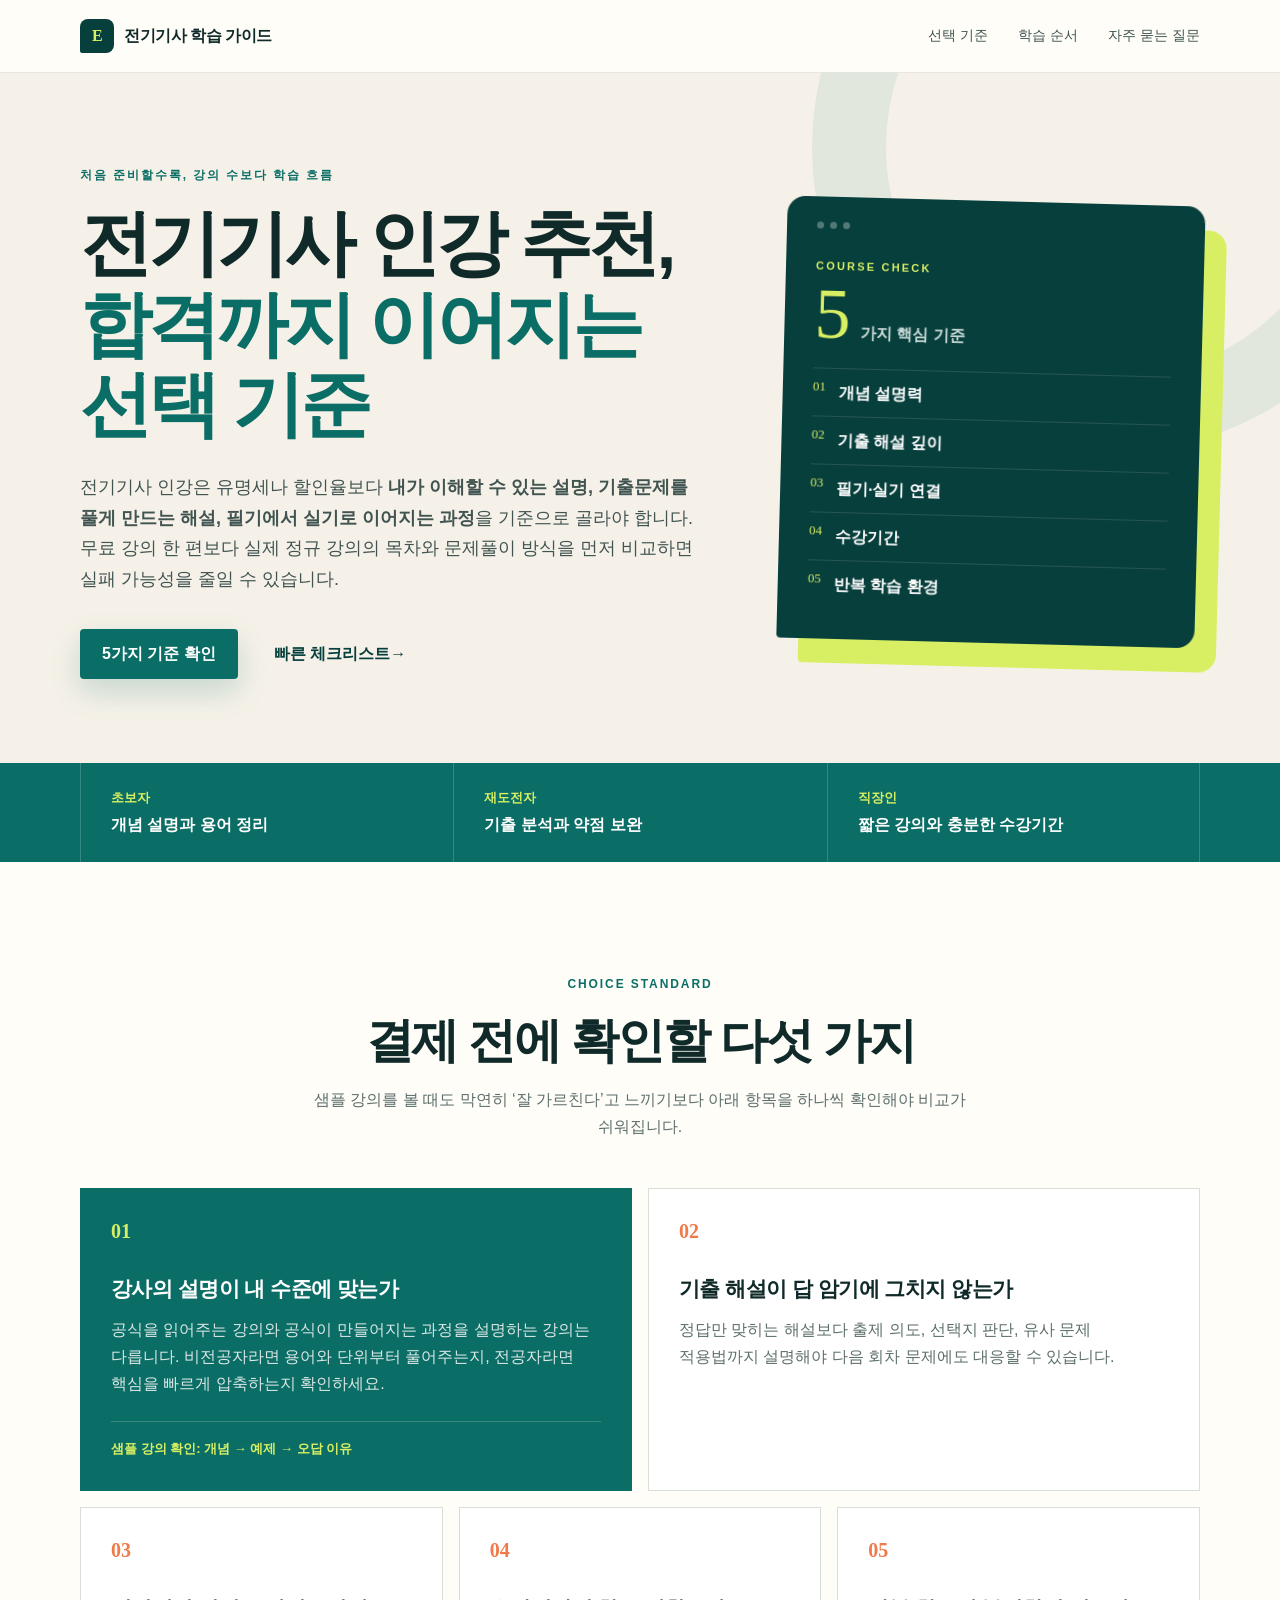
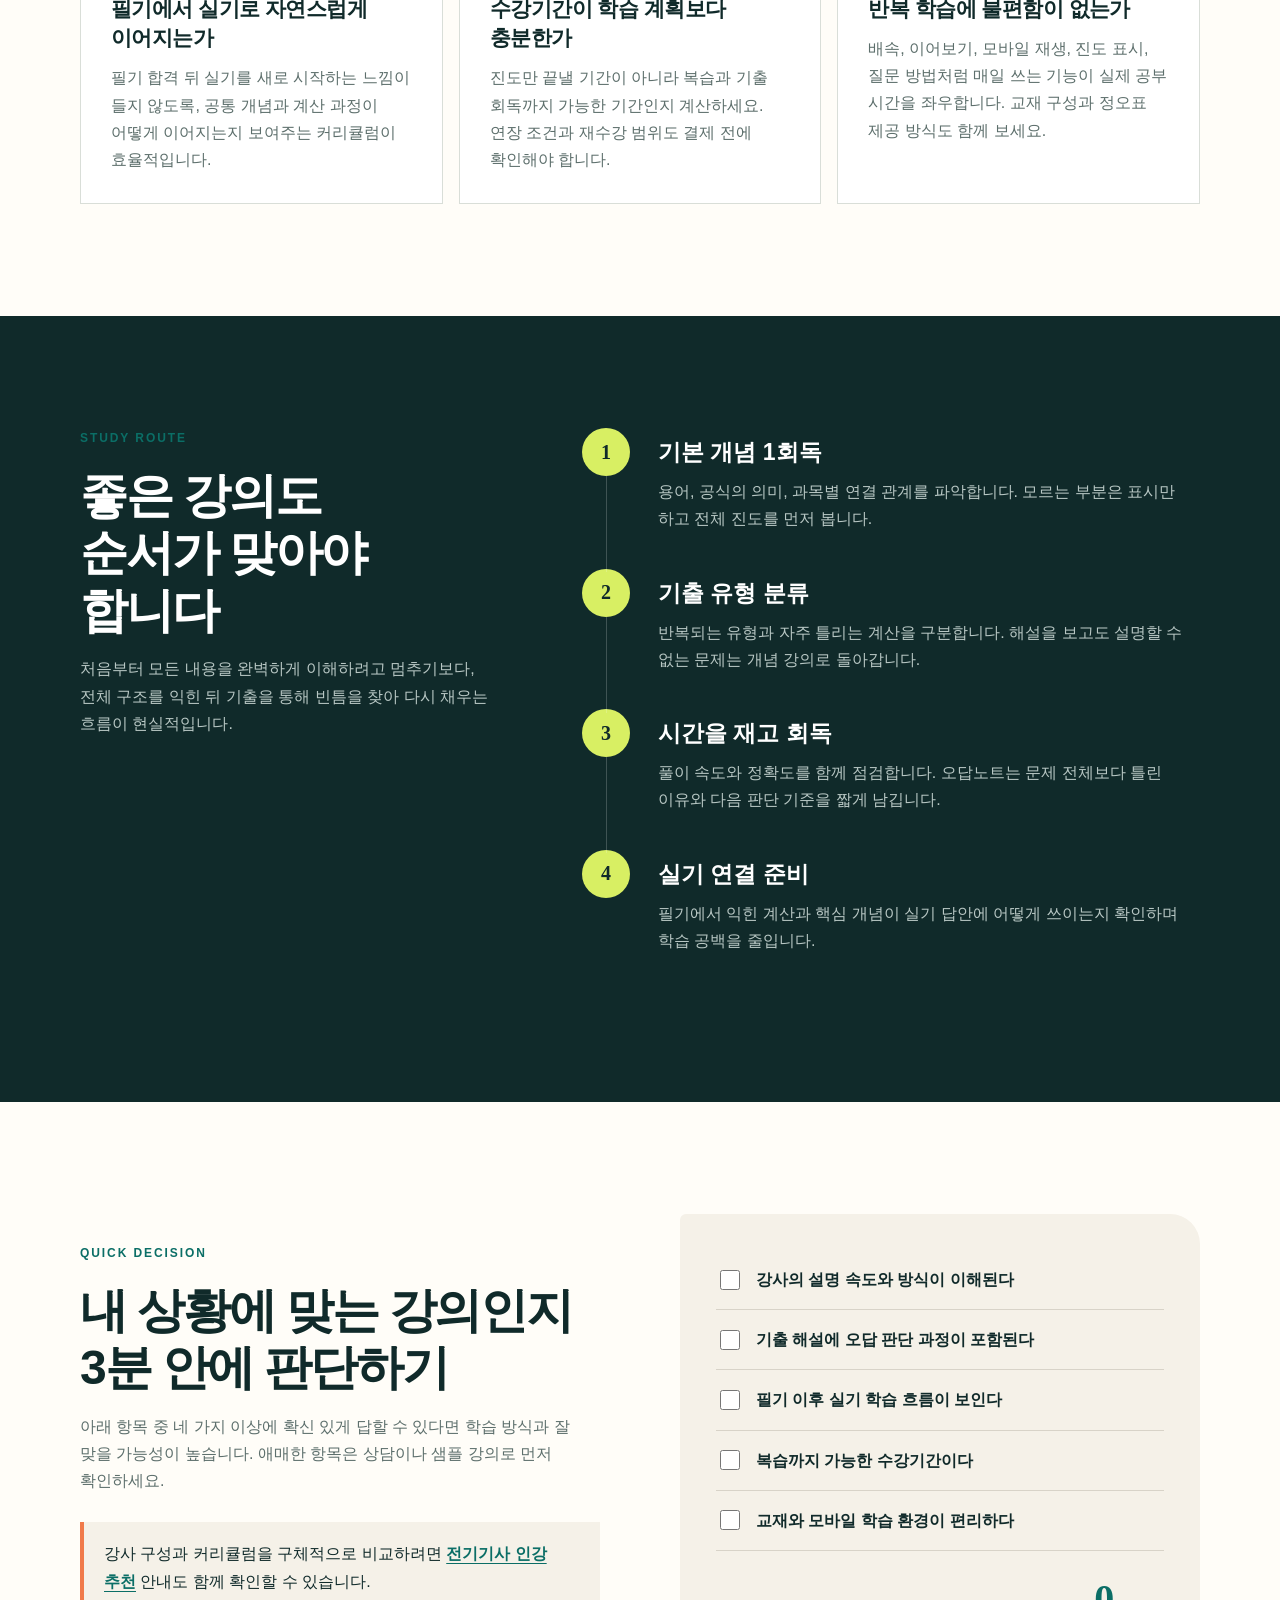
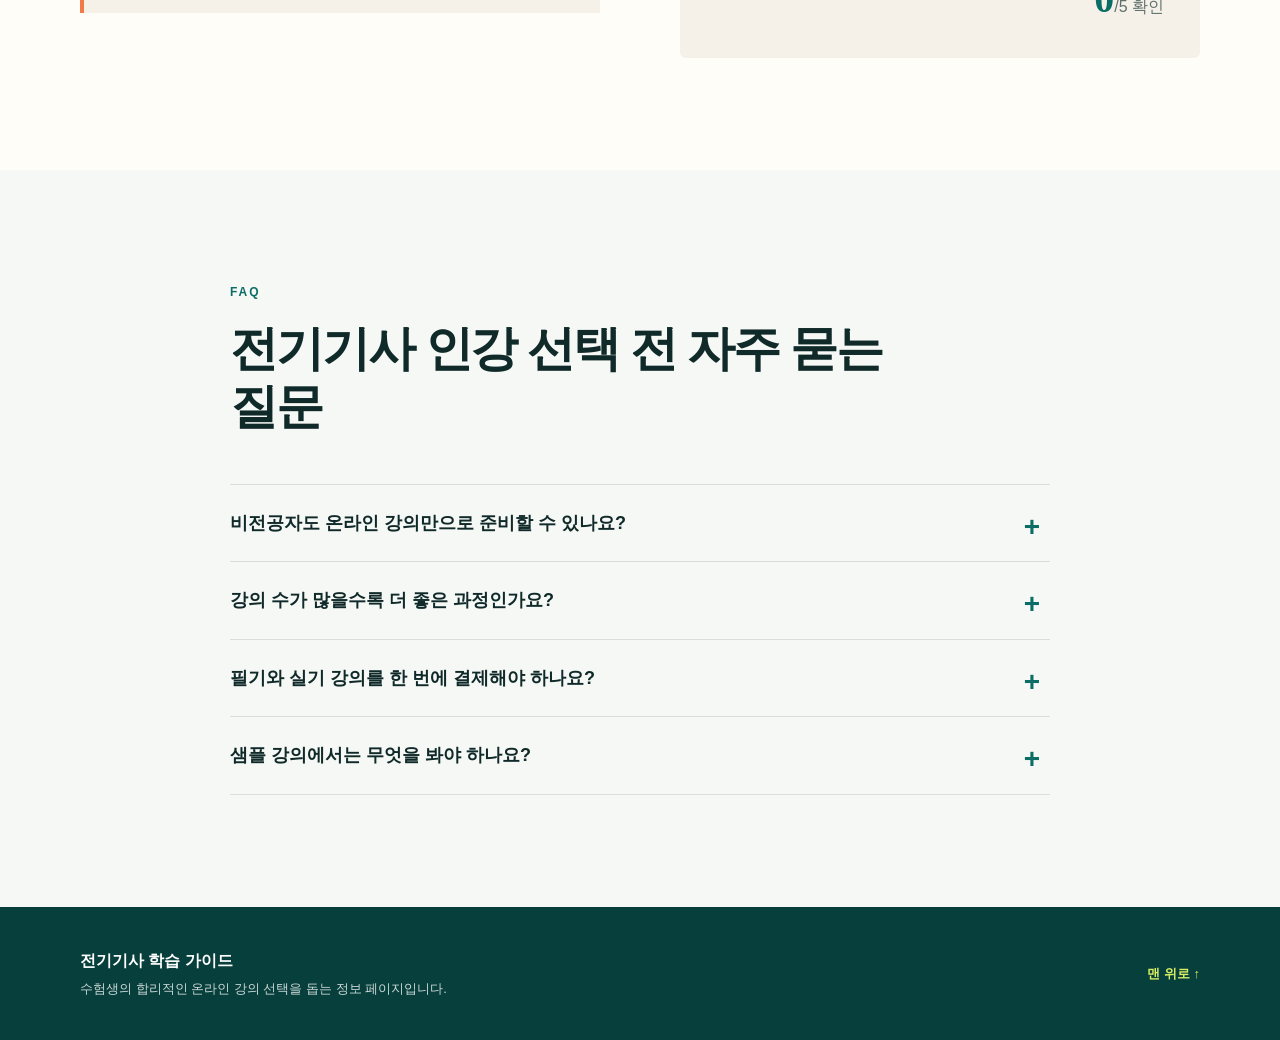
<file: index.html>
<!doctype html>
<html lang="ko">
<head>
  <meta charset="utf-8">
  <meta name="viewport" content="width=device-width, initial-scale=1">
  <title>전기기사 인강 추천, 합격까지 이어지는 선택 기준</title>
  <meta name="description" content="전기기사 인강 추천을 찾는 수험생이 강사 설명력, 기출 해설, 필기와 실기 연계, 수강기간, 반복 학습 환경을 기준으로 자신에게 맞는 강의를 비교하는 방법을 정리했습니다.">
  <meta name="robots" content="index, follow, max-image-preview:large">
  <link rel="canonical" href="https://electric-engineer-course-guide.github.io/">
  <link rel="icon" href="favicon.svg" type="image/svg+xml">
  <meta property="og:locale" content="ko_KR">
  <meta property="og:type" content="website">
  <meta property="og:title" content="전기기사 인강 추천, 합격까지 이어지는 선택 기준">
  <meta property="og:description" content="강사 설명력부터 기출 해설, 필기·실기 연계, 수강기간까지 전기기사 인강 선택 기준을 한눈에 확인하세요.">
  <meta property="og:url" content="https://electric-engineer-course-guide.github.io/">
  <meta property="og:site_name" content="전기기사 학습 가이드">
  <meta name="twitter:card" content="summary">
  <meta name="twitter:title" content="전기기사 인강 추천 기준">
  <meta name="twitter:description" content="처음 준비하는 수험생을 위한 전기기사 온라인 강의 비교 가이드">
  <link rel="stylesheet" href="style.css">
  <script type="application/ld+json">
  {
    "@context": "https://schema.org",
    "@type": "Article",
    "headline": "전기기사 인강 추천, 합격까지 이어지는 선택 기준",
    "description": "전기기사 온라인 강의를 고를 때 확인해야 할 강사, 기출 해설, 커리큘럼, 수강기간 기준을 정리한 정보형 가이드",
    "inLanguage": "ko-KR",
    "mainEntityOfPage": "https://electric-engineer-course-guide.github.io/",
    "author": {"@type": "Organization", "name": "전기기사 학습 가이드"},
    "publisher": {"@type": "Organization", "name": "전기기사 학습 가이드"}
  }
  </script>
</head>
<body>
  <a class="skip-link" href="#main">본문 바로가기</a>
  <header class="site-header">
    <div class="wrap header-inner">
      <a class="brand" href="#top" aria-label="전기기사 학습 가이드 처음으로">
        <span class="brand-mark" aria-hidden="true">E</span>
        <span>전기기사 학습 가이드</span>
      </a>
      <nav aria-label="주요 메뉴">
        <a href="#criteria">선택 기준</a>
        <a href="#route">학습 순서</a>
        <a href="#faq">자주 묻는 질문</a>
      </nav>
    </div>
  </header>

  <main id="main">
    <section class="hero" id="top">
      <div class="wrap hero-grid">
        <div class="hero-copy">
          <p class="eyebrow">처음 준비할수록, 강의 수보다 학습 흐름</p>
          <h1>전기기사 인강 추천,<br><span>합격까지 이어지는 선택 기준</span></h1>
          <p class="lead">전기기사 인강은 유명세나 할인율보다 <strong>내가 이해할 수 있는 설명, 기출문제를 풀게 만드는 해설, 필기에서 실기로 이어지는 과정</strong>을 기준으로 골라야 합니다. 무료 강의 한 편보다 실제 정규 강의의 목차와 문제풀이 방식을 먼저 비교하면 실패 가능성을 줄일 수 있습니다.</p>
          <div class="hero-actions">
            <a class="button primary" href="#criteria">5가지 기준 확인</a>
            <a class="button text" href="#checklist">빠른 체크리스트 <span aria-hidden="true">→</span></a>
          </div>
        </div>
        <div class="study-board" aria-label="강의 선택 핵심 요소">
          <div class="board-top"><span></span><span></span><span></span></div>
          <p class="board-label">COURSE CHECK</p>
          <div class="board-score"><strong>5</strong><span>가지 핵심 기준</span></div>
          <ul>
            <li><span>01</span>개념 설명력</li>
            <li><span>02</span>기출 해설 깊이</li>
            <li><span>03</span>필기·실기 연결</li>
            <li><span>04</span>수강기간</li>
            <li><span>05</span>반복 학습 환경</li>
          </ul>
        </div>
      </div>
    </section>

    <section class="summary-strip" aria-label="핵심 요약">
      <div class="wrap summary-grid">
        <div><b>초보자</b><span>개념 설명과 용어 정리</span></div>
        <div><b>재도전자</b><span>기출 분석과 약점 보완</span></div>
        <div><b>직장인</b><span>짧은 강의와 충분한 수강기간</span></div>
      </div>
    </section>

    <section class="section" id="criteria">
      <div class="wrap">
        <div class="section-heading">
          <p class="kicker">CHOICE STANDARD</p>
          <h2>결제 전에 확인할 다섯 가지</h2>
          <p>샘플 강의를 볼 때도 막연히 ‘잘 가르친다’고 느끼기보다 아래 항목을 하나씩 확인해야 비교가 쉬워집니다.</p>
        </div>
        <div class="criteria-grid">
          <article class="criterion featured">
            <span class="number">01</span>
            <h3>강사의 설명이 내 수준에 맞는가</h3>
            <p>공식을 읽어주는 강의와 공식이 만들어지는 과정을 설명하는 강의는 다릅니다. 비전공자라면 용어와 단위부터 풀어주는지, 전공자라면 핵심을 빠르게 압축하는지 확인하세요.</p>
            <div class="mini-check">샘플 강의 확인: 개념 → 예제 → 오답 이유</div>
          </article>
          <article class="criterion">
            <span class="number">02</span>
            <h3>기출 해설이 답 암기에 그치지 않는가</h3>
            <p>정답만 맞히는 해설보다 출제 의도, 선택지 판단, 유사 문제 적용법까지 설명해야 다음 회차 문제에도 대응할 수 있습니다.</p>
          </article>
          <article class="criterion">
            <span class="number">03</span>
            <h3>필기에서 실기로 자연스럽게 이어지는가</h3>
            <p>필기 합격 뒤 실기를 새로 시작하는 느낌이 들지 않도록, 공통 개념과 계산 과정이 어떻게 이어지는지 보여주는 커리큘럼이 효율적입니다.</p>
          </article>
          <article class="criterion">
            <span class="number">04</span>
            <h3>수강기간이 학습 계획보다 충분한가</h3>
            <p>진도만 끝낼 기간이 아니라 복습과 기출 회독까지 가능한 기간인지 계산하세요. 연장 조건과 재수강 범위도 결제 전에 확인해야 합니다.</p>
          </article>
          <article class="criterion">
            <span class="number">05</span>
            <h3>반복 학습에 불편함이 없는가</h3>
            <p>배속, 이어보기, 모바일 재생, 진도 표시, 질문 방법처럼 매일 쓰는 기능이 실제 공부 시간을 좌우합니다. 교재 구성과 정오표 제공 방식도 함께 보세요.</p>
          </article>
        </div>
      </div>
    </section>

    <section class="section dark" id="route">
      <div class="wrap route-grid">
        <div class="route-intro">
          <p class="kicker">STUDY ROUTE</p>
          <h2>좋은 강의도<br>순서가 맞아야 합니다</h2>
          <p>처음부터 모든 내용을 완벽하게 이해하려고 멈추기보다, 전체 구조를 익힌 뒤 기출을 통해 빈틈을 찾아 다시 채우는 흐름이 현실적입니다.</p>
        </div>
        <ol class="timeline">
          <li>
            <span class="step">1</span>
            <div><h3>기본 개념 1회독</h3><p>용어, 공식의 의미, 과목별 연결 관계를 파악합니다. 모르는 부분은 표시만 하고 전체 진도를 먼저 봅니다.</p></div>
          </li>
          <li>
            <span class="step">2</span>
            <div><h3>기출 유형 분류</h3><p>반복되는 유형과 자주 틀리는 계산을 구분합니다. 해설을 보고도 설명할 수 없는 문제는 개념 강의로 돌아갑니다.</p></div>
          </li>
          <li>
            <span class="step">3</span>
            <div><h3>시간을 재고 회독</h3><p>풀이 속도와 정확도를 함께 점검합니다. 오답노트는 문제 전체보다 틀린 이유와 다음 판단 기준을 짧게 남깁니다.</p></div>
          </li>
          <li>
            <span class="step">4</span>
            <div><h3>실기 연결 준비</h3><p>필기에서 익힌 계산과 핵심 개념이 실기 답안에 어떻게 쓰이는지 확인하며 학습 공백을 줄입니다.</p></div>
          </li>
        </ol>
      </div>
    </section>

    <section class="section" id="checklist">
      <div class="wrap decision-grid">
        <div>
          <p class="kicker">QUICK DECISION</p>
          <h2>내 상황에 맞는 강의인지<br>3분 안에 판단하기</h2>
          <p class="decision-copy">아래 항목 중 네 가지 이상에 확신 있게 답할 수 있다면 학습 방식과 잘 맞을 가능성이 높습니다. 애매한 항목은 상담이나 샘플 강의로 먼저 확인하세요.</p>
          <p class="reference-note">강사 구성과 커리큘럼을 구체적으로 비교하려면 <a href="https://engineerlab-guide.netlify.app/electric-engineer/">전기기사 인강 추천</a> 안내도 함께 확인할 수 있습니다.</p>
        </div>
        <div class="check-panel">
          <label><input type="checkbox"> <span>강사의 설명 속도와 방식이 이해된다</span></label>
          <label><input type="checkbox"> <span>기출 해설에 오답 판단 과정이 포함된다</span></label>
          <label><input type="checkbox"> <span>필기 이후 실기 학습 흐름이 보인다</span></label>
          <label><input type="checkbox"> <span>복습까지 가능한 수강기간이다</span></label>
          <label><input type="checkbox"> <span>교재와 모바일 학습 환경이 편리하다</span></label>
          <p class="check-result" aria-live="polite"><strong id="checked-count">0</strong>/5 확인</p>
        </div>
      </div>
    </section>

    <section class="section faq-section" id="faq">
      <div class="wrap narrow">
        <div class="section-heading left">
          <p class="kicker">FAQ</p>
          <h2>전기기사 인강 선택 전 자주 묻는 질문</h2>
        </div>
        <details>
          <summary>비전공자도 온라인 강의만으로 준비할 수 있나요?</summary>
          <p>가능하지만 처음에는 진도 속도보다 기초 용어와 계산 과정의 이해가 중요합니다. 입문 과정이 별도로 있는지, 질문에 대한 답변을 받을 수 있는지 확인하면 독학의 막힘을 줄일 수 있습니다.</p>
        </details>
        <details>
          <summary>강의 수가 많을수록 더 좋은 과정인가요?</summary>
          <p>강의 수보다 한 강의의 길이, 핵심과 심화의 구분, 기출 회독 시간을 확보할 수 있는지가 중요합니다. 완강 자체가 목표가 되지 않도록 실제 학습 가능한 분량을 계산하세요.</p>
        </details>
        <details>
          <summary>필기와 실기 강의를 한 번에 결제해야 하나요?</summary>
          <p>한 번에 결제하는 것이 항상 유리한 것은 아닙니다. 필기 합격 이후 남는 수강기간, 실기 강의 업데이트 범위, 교재 포함 여부를 비교한 뒤 결정하는 편이 안전합니다.</p>
        </details>
        <details>
          <summary>샘플 강의에서는 무엇을 봐야 하나요?</summary>
          <p>쉬운 개념 소개보다 계산이나 기출 해설 부분을 확인하세요. 풀이 단계가 생략되지 않는지, 틀린 선택지의 이유까지 설명하는지 보면 실제 수강 만족도를 더 정확히 판단할 수 있습니다.</p>
        </details>
      </div>
    </section>
  </main>

  <footer>
    <div class="wrap footer-inner">
      <div><strong>전기기사 학습 가이드</strong><p>수험생의 합리적인 온라인 강의 선택을 돕는 정보 페이지입니다.</p></div>
      <a href="#top">맨 위로 ↑</a>
    </div>
  </footer>
  <script>
    const boxes = document.querySelectorAll('.check-panel input');
    const count = document.getElementById('checked-count');
    boxes.forEach((box) => box.addEventListener('change', () => {
      count.textContent = document.querySelectorAll('.check-panel input:checked').length;
    }));
  </script>
</body>
</html>
</file>
<file: style.css>
:root {
  --ink: #102a2a;
  --muted: #5d6f6c;
  --cream: #f5f1e8;
  --paper: #fffdf8;
  --teal: #0b6e66;
  --teal-dark: #073f3c;
  --lime: #d8ef63;
  --line: #d9ded8;
  --orange: #f07a4a;
}
* { box-sizing: border-box; }
html { scroll-behavior: smooth; }
body { margin: 0; color: var(--ink); background: var(--paper); font-family: Pretendard, "Noto Sans KR", "Apple SD Gothic Neo", sans-serif; line-height: 1.7; word-break: keep-all; }
a { color: inherit; }
.wrap { width: min(1120px, calc(100% - 40px)); margin: 0 auto; }
.narrow { width: min(820px, calc(100% - 40px)); }
.skip-link { position: fixed; top: -80px; left: 16px; z-index: 99; padding: 10px 16px; color: white; background: var(--ink); }
.skip-link:focus { top: 16px; }
.site-header { position: sticky; top: 0; z-index: 20; border-bottom: 1px solid rgba(16,42,42,.1); background: rgba(255,253,248,.92); backdrop-filter: blur(12px); }
.header-inner { min-height: 72px; display: flex; align-items: center; justify-content: space-between; gap: 24px; }
.brand { display: flex; align-items: center; gap: 10px; font-weight: 800; text-decoration: none; letter-spacing: -.03em; }
.brand-mark { display: grid; place-items: center; width: 34px; height: 34px; color: var(--lime); background: var(--teal-dark); border-radius: 8px 8px 8px 2px; font-family: Georgia, serif; }
nav { display: flex; gap: 30px; }
nav a { color: #405552; font-size: 14px; text-decoration: none; }
nav a:hover { color: var(--teal); }
.hero { overflow: hidden; position: relative; padding: 92px 0 84px; background: var(--cream); }
.hero::after { content: ""; position: absolute; width: 460px; height: 460px; top: -230px; right: -140px; border: 74px solid rgba(11,110,102,.08); border-radius: 50%; }
.hero-grid { display: grid; grid-template-columns: 1.2fr .8fr; gap: 76px; align-items: center; }
.eyebrow, .kicker { margin: 0 0 18px; color: var(--teal); font-size: 12px; font-weight: 900; letter-spacing: .16em; }
h1 { margin: 0; font-size: clamp(43px, 5.6vw, 72px); line-height: 1.12; letter-spacing: -.055em; }
h1 span { color: var(--teal); }
.lead { max-width: 720px; margin: 28px 0 0; color: #415451; font-size: 18px; }
.hero-actions { display: flex; align-items: center; gap: 14px; margin-top: 34px; }
.button { display: inline-flex; align-items: center; justify-content: center; min-height: 50px; padding: 0 22px; border-radius: 4px; font-weight: 800; text-decoration: none; }
.button.primary { color: white; background: var(--teal); box-shadow: 0 12px 30px rgba(11,110,102,.2); }
.button.primary:hover { background: var(--teal-dark); }
.button.text { color: var(--teal-dark); }
.study-board { position: relative; z-index: 1; padding: 25px 30px 30px; color: white; background: var(--teal-dark); border-radius: 18px 18px 18px 4px; box-shadow: 22px 24px 0 var(--lime); transform: rotate(1.5deg); }
.board-top { display: flex; gap: 6px; }
.board-top span { width: 7px; height: 7px; border-radius: 50%; background: rgba(255,255,255,.3); }
.board-label { margin: 28px 0 0; color: var(--lime); font-size: 11px; font-weight: 900; letter-spacing: .2em; }
.board-score { display: flex; align-items: baseline; gap: 10px; margin: 2px 0 18px; }
.board-score strong { color: var(--lime); font: 72px/1 Georgia, serif; }
.board-score span { color: #cadbd8; font-weight: 700; }
.study-board ul { margin: 0; padding: 0; list-style: none; }
.study-board li { display: flex; gap: 13px; padding: 10px 0; border-top: 1px solid rgba(255,255,255,.12); font-weight: 700; }
.study-board li span { color: var(--lime); font: 13px Georgia, serif; }
.summary-strip { color: white; background: var(--teal); }
.summary-grid { display: grid; grid-template-columns: repeat(3, 1fr); }
.summary-grid div { padding: 24px 30px; border-left: 1px solid rgba(255,255,255,.18); }
.summary-grid div:last-child { border-right: 1px solid rgba(255,255,255,.18); }
.summary-grid b, .summary-grid span { display: block; }
.summary-grid b { color: var(--lime); font-size: 13px; }
.summary-grid span { margin-top: 2px; font-weight: 700; }
.section { padding: 112px 0; }
.section-heading { max-width: 720px; margin: 0 auto 48px; text-align: center; }
.section-heading.left { margin-left: 0; text-align: left; }
h2 { margin: 0; font-size: clamp(32px, 4vw, 48px); line-height: 1.2; letter-spacing: -.045em; }
.section-heading > p:last-child { color: var(--muted); }
.criteria-grid { display: grid; grid-template-columns: repeat(6, 1fr); gap: 16px; }
.criterion { grid-column: span 2; min-height: 280px; padding: 30px; border: 1px solid var(--line); background: white; }
.criterion.featured { grid-column: span 3; color: white; background: var(--teal); border-color: var(--teal); }
.criterion.featured + .criterion { grid-column: span 3; }
.number { color: var(--orange); font: 700 20px Georgia, serif; }
.criterion.featured .number { color: var(--lime); }
.criterion h3 { margin: 28px 0 12px; font-size: 21px; line-height: 1.4; letter-spacing: -.025em; }
.criterion p { margin: 0; color: var(--muted); }
.criterion.featured p { color: #dce8e6; }
.mini-check { margin-top: 24px; padding-top: 16px; border-top: 1px solid rgba(255,255,255,.18); color: var(--lime); font-size: 13px; font-weight: 800; }
.dark { color: white; background: var(--ink); }
.route-grid { display: grid; grid-template-columns: .8fr 1.2fr; gap: 90px; }
.route-intro { position: sticky; top: 120px; align-self: start; }
.route-intro h2 { color: white; }
.route-intro > p:last-child { color: #b8c7c4; }
.timeline { margin: 0; padding: 0; list-style: none; }
.timeline li { display: grid; grid-template-columns: 54px 1fr; gap: 22px; padding: 0 0 36px; }
.step { display: grid; place-items: center; align-self: start; width: 48px; height: 48px; color: var(--ink); background: var(--lime); border-radius: 50%; font: 700 20px Georgia, serif; }
.timeline li:not(:last-child) .step::after { content: ""; position: absolute; width: 1px; height: 96px; margin-top: 144px; background: rgba(255,255,255,.2); }
.timeline h3 { margin: 5px 0 6px; font-size: 23px; }
.timeline p { margin: 0; color: #b8c7c4; }
.decision-grid { display: grid; grid-template-columns: 1fr 1fr; gap: 80px; align-items: center; }
.decision-copy { color: var(--muted); }
.reference-note { margin-top: 28px; padding: 18px 20px; border-left: 4px solid var(--orange); background: var(--cream); }
.reference-note a { color: var(--teal); font-weight: 900; text-underline-offset: 4px; }
.check-panel { padding: 36px; background: var(--cream); border-radius: 6px 30px 6px 6px; }
.check-panel label { display: flex; align-items: center; gap: 13px; padding: 16px 0; border-bottom: 1px solid #d8d3c8; cursor: pointer; font-weight: 700; }
.check-panel input { width: 20px; height: 20px; accent-color: var(--teal); }
.check-result { margin: 24px 0 0; text-align: right; color: var(--muted); }
.check-result strong { color: var(--teal); font: 700 40px Georgia, serif; }
.faq-section { background: #f6f8f5; }
details { border-top: 1px solid var(--line); }
details:last-child { border-bottom: 1px solid var(--line); }
summary { position: relative; padding: 23px 48px 23px 0; cursor: pointer; font-size: 18px; font-weight: 800; list-style: none; }
summary::-webkit-details-marker { display: none; }
summary::after { content: "+"; position: absolute; right: 10px; top: 18px; color: var(--teal); font-size: 28px; }
details[open] summary::after { content: "−"; }
details p { margin: 0; padding: 0 48px 25px 0; color: var(--muted); }
footer { padding: 40px 0; color: #cbd8d6; background: var(--teal-dark); }
.footer-inner { display: flex; align-items: center; justify-content: space-between; gap: 30px; }
.footer-inner strong { color: white; }
.footer-inner p { margin: 4px 0 0; font-size: 13px; }
.footer-inner a { color: var(--lime); font-size: 13px; font-weight: 800; text-decoration: none; }
@media (max-width: 820px) {
  nav { display: none; }
  .hero { padding: 68px 0 72px; }
  .hero-grid, .route-grid, .decision-grid { grid-template-columns: 1fr; gap: 52px; }
  .study-board { max-width: 470px; transform: none; box-shadow: 12px 14px 0 var(--lime); }
  .summary-grid { grid-template-columns: 1fr; padding: 10px 0; }
  .summary-grid div, .summary-grid div:last-child { padding: 13px 4px; border: 0; }
  .summary-grid b, .summary-grid span { display: inline; }
  .summary-grid b { margin-right: 8px; }
  .section { padding: 80px 0; }
  .criterion, .criterion.featured, .criterion.featured + .criterion { grid-column: span 3; }
  .route-intro { position: static; }
}
@media (max-width: 560px) {
  .wrap, .narrow { width: min(100% - 28px, 1120px); }
  .header-inner { min-height: 62px; }
  h1 { font-size: 39px; }
  .lead { font-size: 16px; }
  .hero-actions { align-items: stretch; flex-direction: column; }
  .button { width: 100%; }
  .criteria-grid { display: block; }
  .criterion { min-height: 0; margin-bottom: 12px; padding: 25px; }
  .criterion h3 { margin-top: 18px; }
  .check-panel { padding: 24px; }
  .footer-inner { align-items: flex-start; flex-direction: column; }
}
@media (prefers-reduced-motion: reduce) { html { scroll-behavior: auto; } }
</file>
